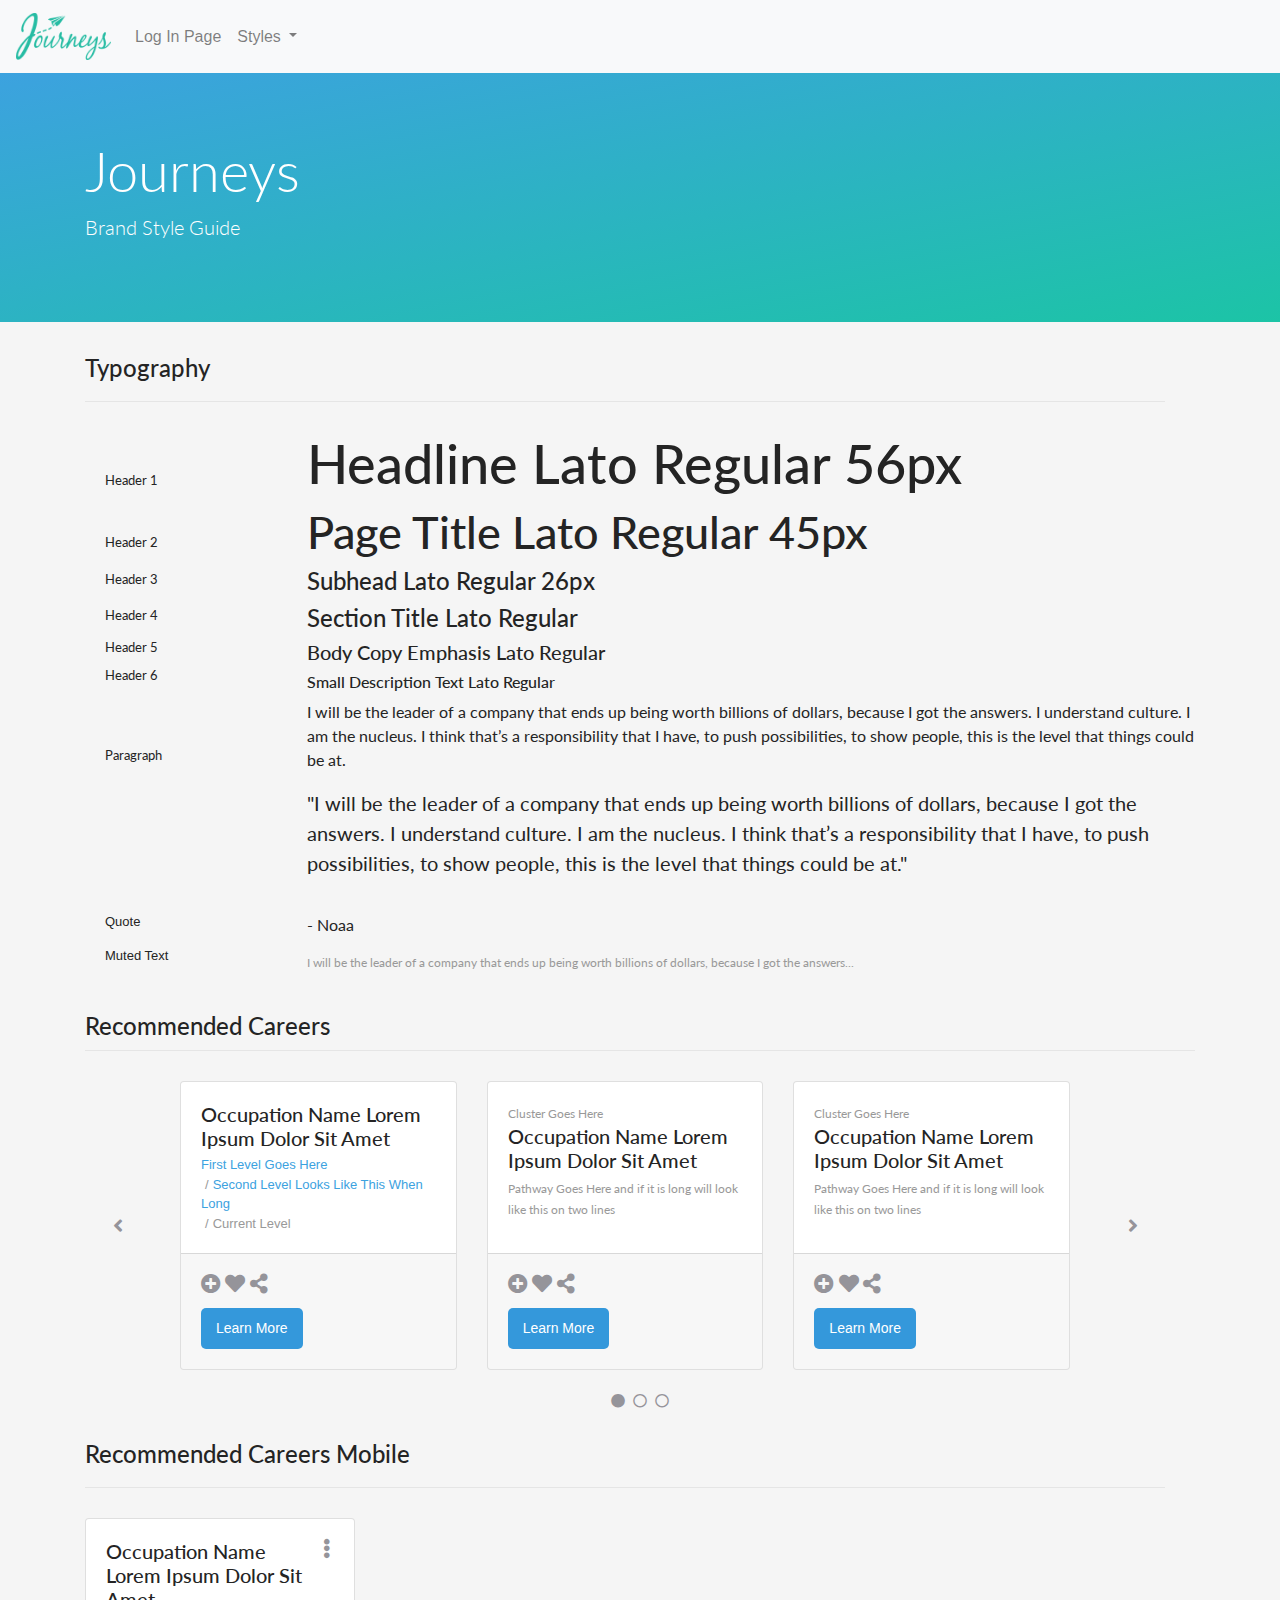
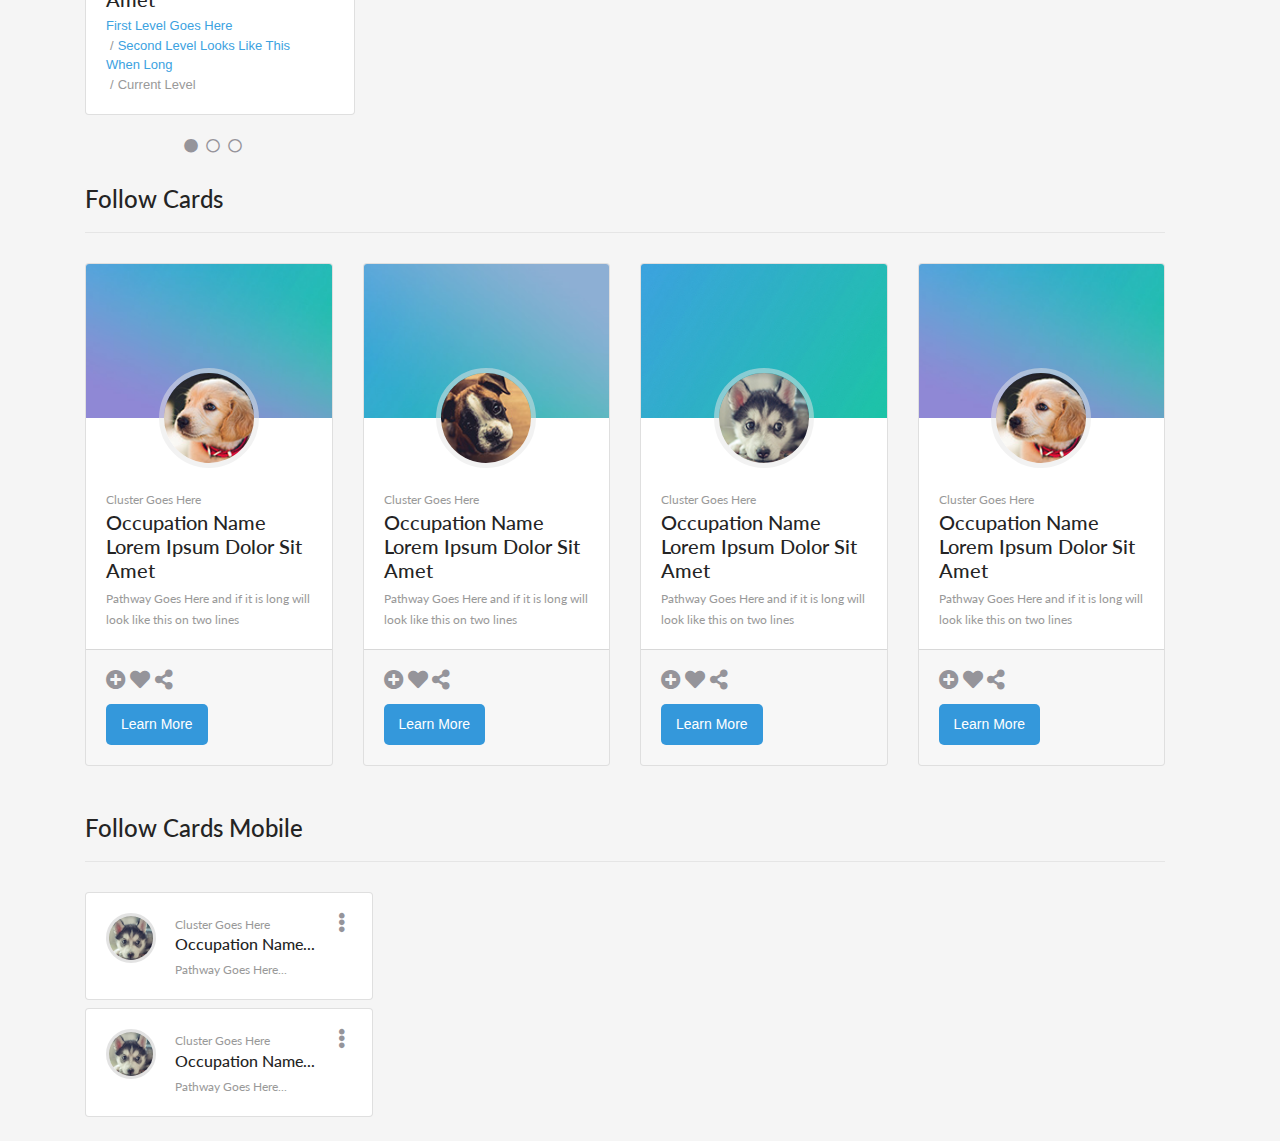
<file: index.html>
<!doctype html>
<html lang="en">
  <head>
    <!-- Required meta tags -->
    <meta charset="utf-8">
    <meta name="viewport" content="width=device-width, initial-scale=1, shrink-to-fit=no">

    <!-- Bootstrap CSS -->
    <link rel="stylesheet" href="https://maxcdn.bootstrapcdn.com/bootstrap/4.0.0/css/bootstrap.min.css" integrity="sha384-Gn5384xqQ1aoWXA+058RXPxPg6fy4IWvTNh0E263XmFcJlSAwiGgFAW/dAiS6JXm" crossorigin="anonymous">

    <!-- Font Awesome -->
    <link href="https://use.fontawesome.com/releases/v5.0.2/css/all.css" rel="stylesheet">

    <!--Google Fonts-->
    <link href="https://fonts.googleapis.com/css?family=Lato:400,700" rel="stylesheet">

    <!-- Custom stylesheet -->
    <link href="./assets/css/custom.css" rel="stylesheet" type="text/css">


    <title>Journeys Style Guide</title>
    </head>

    <body>

    <header>

      <!--Navbar-->
      <nav class="navbar navbar-expand-lg navbar-light bg-light">

        <!--Nav logo-->
        <a class="navbar-brand" href="#">
          <img src="./assets/images/JourneysLogo-Green.png" width="95px" height="47px" alt="">
        </a>

        <!--Dropdown menu-->
        <div class="collapse navbar-collapse" id="navbarSupportedContent">
          <ul class="navbar-nav mr-auto">
            <a class="nav-link" href="./login.html">Log In Page <span class="sr-only">(current)</span></a>

            <li class="nav-item dropdown">
              <a class="nav-link dropdown-toggle" href="#" id="navbarDropdown" role="button" data-toggle="dropdown" aria-haspopup="true" aria-expanded="false">
                Styles
              </a>
              <div class="dropdown-menu" aria-labelledby="navbarDropdown">
                <a class="dropdown-item" href="#typography">Typography</a>
                <div class="dropdown-divider"></div>
                <a class="dropdown-item" href="#recommended-careers">Recommended Careers</a>
                <a class="dropdown-item" href="#">Follow Cards</a>
              </div><!--dropdown menu-->
            </li>
          </ul>
        </div><!--navbar-collapse-->

      </nav><!---navbar-->

    </header>

    <main>

      <!--Jumbotron-->
      <section>
        <div class="jumbotron jumbotron-fluid">
          <div class="container">
            <h1 class="display-4 white-text">Journeys</h1>
            <p class="lead white-text">Brand Style Guide</p>
          </div><!--container-->
        </div><!--jumbotron-->
      </section><!--jumbotron-->

      <!--Typography-->
        <section class="container mb-4" id="typography">
          <div class="row col-12">
            <h3 class="title">Typography</h3>
            <hr>
          </div><!--row-->
              <div class="row">
                  <div class="col-md-12">

                      <!--H1-->
                      <div class="typography-line">
                          <h1>
                              <span>Header 1</span>Headline Lato Regular 56px</h1>
                      </div>

                      <!--H2-->
                      <div class="typography-line">
                          <h2>
                              <span>Header 2</span>Page Title Lato Regular 45px</h2>
                      </div>

                      <!--H3-->
                      <div class="typography-line">
                          <h3>
                              <span>Header 3</span>Subhead Lato Regular 26px</h3>
                      </div>
                      <div class="typography-line">
                          <h4>
                              <span>Header 4</span>Section Title Lato Regular</h4>
                      </div>
                      <div class="typography-line">
                          <h5>
                              <span>Header 5</span>Body Copy Emphasis Lato Regular</h5>
                      </div>
                      <div class="typography-line">
                          <h6>
                              <span>Header 6</span>Small Description Text Lato Regular</h6>
                      </div>
                      <div class="typography-line">
                          <p>
                              <span>Paragraph</span>
                              I will be the leader of a company that ends up being worth billions of dollars, because I got the answers. I understand culture. I am the nucleus. I think that’s a responsibility that I have, to push possibilities, to show people, this is the level that things could be at.
                          </p>
                      </div>


                      <!--Blockquote-->
                      <div class="typography-line">
                          <span>Quote</span>
                          <blockquote>
                              <p class="blockquote blockquote-primary">
                                  "I will be the leader of a company that ends up being worth billions of dollars, because I got the answers. I understand culture. I am the nucleus. I think that’s a responsibility that I have, to push possibilities, to show people, this is the level that things could be at."
                                  <br>
                                  <br>
                                  <small>
                                      - Noaa
                                  </small>
                              </p>
                          </blockquote>
                      </div><!--div class="typography-line"-->

                      <!--Muted text-->
                      <div class="typography-line">
                          <span>Muted Text</span>
                          <p class="text-muted">
                              I will be the leader of a company that ends up being worth billions of dollars, because I got the answers...
                          </p>
                      </div><!--div class="typography-line"-->

                  </div><!--div class="col-md-12"-->
              </div><!--div class="row"-->
       </section><!--section class="container"-->
       <!--End typography-->

      <section class="container mb-4" id="recommended-careers">
        <div class="row">
          <div class="col-12">
          <h3 class="title">Recommended Careers</h3>
          <hr>
          </div>
        </div><!--section title-->

        <div class="row">

        <div class="col-1 d-flex align-items-center justify-content-center"><i class="fas fa-angle-left"></i></div>

        <div class="col-10 card-deck justify-content-center">

            <div class="card">
              <div class="card-body">
                <h5 class="card-title">Occupation Name Lorem Ipsum Dolor Sit Amet</h5>
                <nav aria-label="breadcrumb">
                  <ol class="breadcrumb">
                    <li class="breadcrumb-item"><a href="#">First Level Goes Here</a></li>
                    <li class="breadcrumb-item"><a href="#">Second Level Looks Like This When Long</a></li>
                    <li class="breadcrumb-item active" aria-current="page">Current Level</li>
                  </ol>
                </nav>
              </div><!--card-body-->
              <div class="card-footer">
                <div>
                  <i class="fas fa-plus-circle"></i>
                  <i class="fas fa-heart"></i>
                  <i class="fas fa-share-alt"></i>
                </div><!--icons-->
                <div>
                  <button type="button" class="btn btn-primary">Learn More</button>
                </div><!--button-->
              </div><!--card-footer-->
            </div><!--card-->

            <div class="card">
              <div class="card-body">
                <p class="card-text"><small class="text-muted mb-0">Cluster Goes Here</small></p>
                <h5 class="card-title">Occupation Name Lorem Ipsum Dolor Sit Amet</h5>
                <p class="card-text"><small class="text-muted mb-0">Pathway Goes Here and if it is long will look like this on two lines</small></p>
              </div><!--card-body-->
              <div class="card-footer">
                <div>
                  <i class="fas fa-plus-circle"></i>
                  <i class="fas fa-heart"></i>
                  <i class="fas fa-share-alt"></i>
                </div><!--icons-->
                <div>
                  <button type="button" class="btn btn-primary">Learn More</button>
                </div><!--button-->
              </div><!--card-footer-->
            </div><!--card-->

            <div class="card">
              <div class="card-body">
                <p class="card-text"><small class="text-muted mb-0">Cluster Goes Here</small></p>
                <h5 class="card-title">Occupation Name Lorem Ipsum Dolor Sit Amet</h5>
                <p class="card-text"><small class="text-muted mb-0">Pathway Goes Here and if it is long will look like this on two lines</small></p>
              </div><!--card-body-->
              <div class="card-footer">
                <div>
                  <i class="fas fa-plus-circle"></i>
                  <i class="fas fa-heart"></i>
                  <i class="fas fa-share-alt"></i>
                </div><!--icons-->
                <div>
                  <button type="button" class="btn btn-primary">Learn More</button>
                </div><!--button-->
              </div><!--card-footer-->
            </div><!--card-->

        </div>

        <div class="col-1 d-flex align-items-center justify-content-center"><i class="fas fa-angle-right"></i></div>

        </div><!--row-->

        <div class="row">
          <div class="col-12 d-flex justify-content-center mb-2 mt-4">
          <i class="fas-small fas fa-circle mr-2"></i>
          <i class="far-small far fa-circle mr-2"></i>
          <i class="far-small far fa-circle"></i>
          </div>
        </div>

    </section><!--recommended careers-->


    <section class="container mb-4">
      <div class="row col-12">
        <h3 class="title">Recommended Careers Mobile</h3>
        <hr>
      </div><!--section title-->

      <div class="row col-12">

        <div class="card col-3">
          <div class="card-body d-flex flex-row">

            <div style="width: 90%">
              <h5 class="card-title">Occupation Name Lorem Ipsum Dolor Sit Amet</h5>
              <nav aria-label="breadcrumb">
                <ol class="breadcrumb">
                  <li class="breadcrumb-item"><a href="#">First Level Goes Here</a></li>
                  <li class="breadcrumb-item"><a href="#">Second Level Looks Like This When Long</a></li>
                  <li class="breadcrumb-item active" aria-current="page">Current Level</li>
                </ol>
              </nav>
            </div><!--text-->

            <div class="text-center" style="width: 10%">
              <i class="fas fa-ellipsis-v pl-2"></i>
            </div><!--icon-->

          </div><!--card-body-->
        </div><!--card-->

      </div><!--row-->

      <div class="row">
        <div class="col-3 d-flex justify-content-center mb-2 mt-4">
        <i class="fas-small fas fa-circle mr-2"></i>
        <i class="far-small far fa-circle mr-2"></i>
        <i class="far-small far fa-circle"></i>
        </div>
      </div>



  </section><!--recommended careers mobile-->


    <!--Follow Cards-->
    <section class="container mb-4" id="follow-cards">
      <div class="row col-12">
        <h3 class="title">Follow Cards</h3>
        <hr>
      </div><!--section title-->

      <div class="row col-12 d-flex justify-content-center">

        <div class="card-deck mb-4">

          <div class="card">
            <img class="card-img-top" src="./assets/images/card-image_2.jpg" alt="Card image cap">
            <div class="avatar justify-content-center">
              <img alt="" src="./assets/images/profilepic_2.jpg">
            </div>
            <div class="card-body">
              <p class="card-text"><small class="text-muted">Cluster Goes Here</small></p>
              <h5 class="card-title">Occupation Name Lorem Ipsum Dolor Sit Amet</h5>
              <p class="card-text"><small class="text-muted">Pathway Goes Here and if it is long will look like this on two lines</small></p>
            </div><!--card-body-->
            <div class="card-footer">
              <div>
                <i class="fas fa-plus-circle"></i>
                <i class="fas fa-heart"></i>
                <i class="fas fa-share-alt"></i>
              </div><!--icons-->
              <div>
                <button type="button" class="btn btn-primary">Learn More</button>
              </div><!--button-->
            </div><!--card-footer-->
          </div><!--card-->

          <div class="card">
            <img class="card-img-top" src="./assets/images/card-image_3.jpg" alt="Card image cap">
            <div class="avatar justify-content-center">
              <img alt="" src="./assets/images/profilepic_3.jpg">
            </div>
            <div class="card-body">
              <p class="card-text"><small class="text-muted">Cluster Goes Here</small></p>
              <h5 class="card-title">Occupation Name Lorem Ipsum Dolor Sit Amet</h5>
              <p class="card-text"><small class="text-muted">Pathway Goes Here and if it is long will look like this on two lines</small></p>
            </div><!--card-body-->
            <div class="card-footer">
              <div>
                <i class="fas fa-plus-circle"></i>
                <i class="fas fa-heart"></i>
                <i class="fas fa-share-alt"></i>
              </div><!--icons-->
              <div>
                <button type="button" class="btn btn-primary">Learn More</button>
              </div><!--button-->
            </div><!--card-footer-->
          </div><!--card-->

          <div class="card">
            <img class="card-img-top" src="./assets/images/card-image_1.jpg" alt="Card image cap">
            <div class="avatar justify-content-center">
              <img alt="" src="./assets/images/profilepic_1.jpg">
            </div>
            <div class="card-body">
              <p class="card-text"><small class="text-muted">Cluster Goes Here</small></p>
              <h5 class="card-title">Occupation Name Lorem Ipsum Dolor Sit Amet</h5>
              <p class="card-text"><small class="text-muted">Pathway Goes Here and if it is long will look like this on two lines</small></p>
            </div><!--card-body-->
            <div class="card-footer">
              <div>
                <i class="fas fa-plus-circle"></i>
                <i class="fas fa-heart"></i>
                <i class="fas fa-share-alt"></i>
              </div><!--icons-->
              <div>
                <button type="button" class="btn btn-primary">Learn More</button>
              </div><!--button-->
            </div><!--card-footer-->
          </div><!--card-->

          <div class="card">
            <img class="card-img-top" src="./assets/images/card-image_2.jpg" alt="Card image cap">
            <div class="avatar justify-content-center">
              <img alt="" src="./assets/images/profilepic_2.jpg">
            </div>
            <div class="card-body">
              <p class="card-text"><small class="text-muted">Cluster Goes Here</small></p>
              <h5 class="card-title">Occupation Name Lorem Ipsum Dolor Sit Amet</h5>
              <p class="card-text"><small class="text-muted">Pathway Goes Here and if it is long will look like this on two lines</small></p>
            </div><!--card-body-->
            <div class="card-footer">
              <div>
                <i class="fas fa-plus-circle"></i>
                <i class="fas fa-heart"></i>
                <i class="fas fa-share-alt"></i>
              </div><!--icons-->
              <div>
                <button type="button" class="btn btn-primary">Learn More</button>
              </div><!--button-->
            </div><!--card-footer-->
          </div><!--card-->

        </div><!--card-deck-->
      </div><!--row-->
    </section><!--follow cards-->



    <section class="container mb-4">
      <div class="row col-12">
        <h3 class="title">Follow Cards Mobile</h3>
        <hr>
      </div><!--section title-->


      <div class="row col-12 mb-2">

        <div class="card" style="width: 18rem;">
          <div class="card-body d-flex flex-row">
            <div class="avatar-mobile" style="width: 20%">
              <img alt="" src="./assets/images/profilepic_1.jpg">
            </div><!--avatar-->

            <div style="width: 70%">
              <p class="card-text"><small class="text-muted">Cluster Goes Here</small></p>
              <h6 class="card-title">Occupation Name...</h5>
              <p class="card-text"><small class="text-muted">Pathway Goes Here...</small></p>
            </div><!--text-->

            <div class="flex justify-content-center" style="width: 10%">
              <i class="fas fa-ellipsis-v pl-2"></i>
            </div><!--icon-->

          </div><!--card-body-->
        </div><!--card-->
      </div><!--row-->

      <div class="row col-12 mb-2">

        <div class="card" style="width: 18rem;">
          <div class="card-body d-flex flex-row">
            <div class="avatar-mobile" style="width: 20%">
              <img alt="" src="./assets/images/profilepic_1.jpg">
            </div><!--avatar-->

            <div style="width: 70%">
              <p class="card-text"><small class="text-muted">Cluster Goes Here</small></p>
              <h6 class="card-title">Occupation Name...</h5>
              <p class="card-text"><small class="text-muted">Pathway Goes Here...</small></p>
            </div><!--text-->

            <div class="flex justify-content-center" style="width: 10%">
              <i class="fas fa-ellipsis-v pl-2"></i>
            </div><!--icon-->

          </div><!--card-body-->
        </div><!--card-->
      </div><!--row-->

    </section><!--follow cards mobile-->

    <section></section>










    </main>

    <footer></footer>

    <!-- Optional JavaScript -->
    <!-- jQuery first, then Popper.js, then Bootstrap JS -->
    <script src="https://code.jquery.com/jquery-3.2.1.slim.min.js" integrity="sha384-KJ3o2DKtIkvYIK3UENzmM7KCkRr/rE9/Qpg6aAZGJwFDMVNA/GpGFF93hXpG5KkN" crossorigin="anonymous"></script>
    <script src="https://cdnjs.cloudflare.com/ajax/libs/popper.js/1.12.9/umd/popper.min.js" integrity="sha384-ApNbgh9B+Y1QKtv3Rn7W3mgPxhU9K/ScQsAP7hUibX39j7fakFPskvXusvfa0b4Q" crossorigin="anonymous"></script>
    <script src="https://maxcdn.bootstrapcdn.com/bootstrap/4.0.0/js/bootstrap.min.js" integrity="sha384-JZR6Spejh4U02d8jOt6vLEHfe/JQGiRRSQQxSfFWpi1MquVdAyjUar5+76PVCmYl" crossorigin="anonymous"></script>
  </body>
</html>
</file>
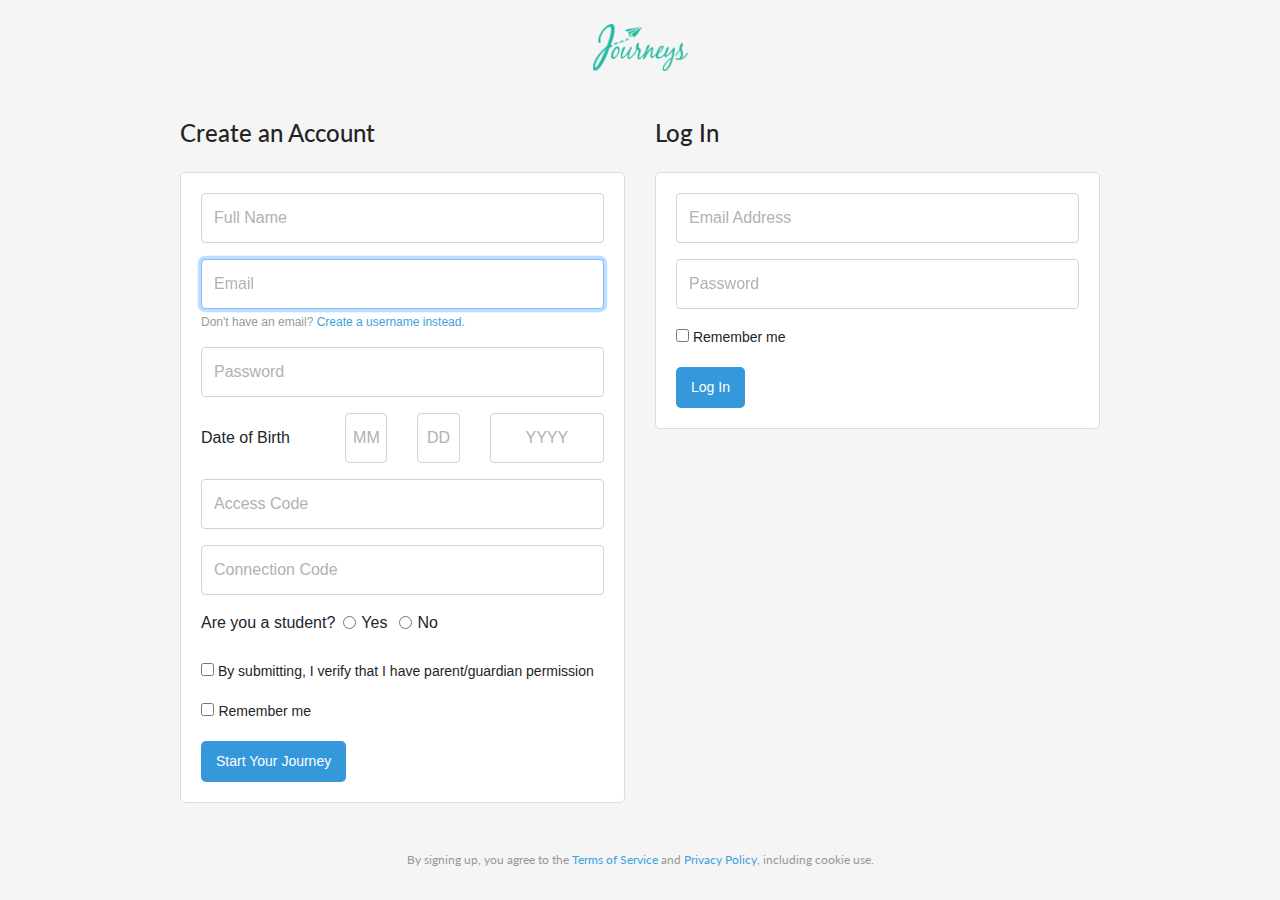
<file: login.html>
<!doctype html>
<html lang="en">
  <head>
    <!-- Required meta tags -->
    <meta charset="utf-8">
    <meta name="viewport" content="width=device-width, initial-scale=1, shrink-to-fit=no">

    <!-- Bootstrap CSS -->
    <link rel="stylesheet" href="https://maxcdn.bootstrapcdn.com/bootstrap/4.0.0/css/bootstrap.min.css" integrity="sha384-Gn5384xqQ1aoWXA+058RXPxPg6fy4IWvTNh0E263XmFcJlSAwiGgFAW/dAiS6JXm" crossorigin="anonymous">

    <!-- Font Awesome -->
    <link href="https://use.fontawesome.com/releases/v5.0.2/css/all.css" rel="stylesheet">

    <!--Google Fonts-->
    <link href="https://fonts.googleapis.com/css?family=Lato:400,700" rel="stylesheet">

    <!-- Custom stylesheet -->
    <link href="./assets/css/custom.css" rel="stylesheet" type="text/css">


    <title>Log In Page</title>
    </head>

    <body>

    <div class="container">
      <div class="row mt-4 mb-4 d-flex">
        <section class="col-12 text-center">
          <img class="mb-4" src="./assets/images/JourneysLogo-Green.png" alt="" width="95px" height="47px">
        </section><!--container-->
      </div><!--row-->
    </div><!--container-->


    <div class="container">


      <!--Start first form group-->
      <div class="row justify-content-center">

      <div class="col-sm-12 col-md-5">
        <h3 class="mb-4">Create an Account</h3>

        <div class="white-background">

        <div class="form-label-group">
          <input type="text" class="form-control" id="formGroupExampleInput" placeholder="Example input">
          <label for="formGroupExampleInput">Full Name</label>
        </div>

        <div class="form-label-group">
          <input type="email" id="inputEmail" class="form-control" placeholder="Email address" required autofocus>
          <label for="inputEmail">Email</label>
          <small id="emailHelp" class="form-text text-muted">Don't have an email? <a href="#">Create a username instead.</a></small>
        </div>

        <div class="form-label-group">
          <input type="password" id="inputPassword" class="form-control" placeholder="Password" required>
          <label for="inputPassword">Password</label>
        </div>

        <div class="row">

          <div class="form-label-group col-4 d-inline-flex align-items-center">
          <span>Date of Birth</span>
          </div>

          <div class="form-label-group col-2 text-center">
              <input type="text" class="form-control" id="formGroupExampleInput2" placeholder="Another input">
              <label for="formGroupExampleInput2">MM</label>
          </div>
          <div class="form-label-group col-2 text-center">
              <input type="text" class="form-control" id="formGroupExampleInput8" placeholder="Another input">
              <label for="formGroupExampleInput8">DD</label>
          </div>
          <div class="form-label-group col-4 text-center">
              <input type="text" class="form-control" id="formGroupExampleInput9" placeholder="Another input">
              <label for="formGroupExampleInput9">YYYY</label>
          </div>
        </div>

        <div class="form-label-group">
            <input type="text" class="form-control" id="formGroupExampleInput3" placeholder="Another input">
            <label for="formGroupExampleInput3">Access Code</label>
        </div>

        <div class="form-label-group">
            <input type="text" class="form-control" id="formGroupExampleInput7" placeholder="Another input">
            <label for="formGroupExampleInput7">Connection Code</label>
        </div>


        <div class="form-check form-check-inline mb-4">
            <span class="mr-2">Are you a student?</span>
            <div class="form-check form-check-inline">
              <input class="form-check-input" type="radio" name="inlineRadioOptions" id="inlineRadio1" value="option1">
              <label class="form-check-label" for="inlineRadio1">Yes</label>
            </div>
            <div class="form-check form-check-inline">
              <input class="form-check-input" type="radio" name="inlineRadioOptions" id="inlineRadio2" value="option2">
              <label class="form-check-label" for="inlineRadio2">No</label>
            </div>
        </div>

        <div class="checkbox mb-2">
          <label>
            <input type="checkbox" value="remember-me"><span class="small-text"> By submitting, I verify that I have parent/guardian permission</span>
          </label>
        </div>

        <div class="checkbox">
          <label>
            <input type="checkbox" value="remember-me"> <span class="small-text">Remember me</span>
          </label>
        </div>

        <button class="btn-primary" type="submit">Start Your Journey</button>
      </div>
      </div><!--row-->


      <!--Start second form group-->

      <div class="col-sm-12 col-md-5">
        <h3 class="mb-4">Log In</h3>

        <div class="white-background">
        <div class="form-label-group">
            <input type="text" class="form-control" id="formGroupExampleInput4" placeholder="Example input">
            <label for="formGroupExampleInput4">Email Address</label>
        </div>

        <div class="form-label-group">
          <input type="password" id="inputPassword2" class="form-control" placeholder="Password" required>
          <label for="inputPassword2">Password</label>
        </div>

        <div class="checkbox">
          <label>
            <input type="checkbox" value="remember-me"><span class="small-text"> Remember me</span>
          </label>
        </div>

        <button class="btn-primary" type="submit">Log In</button>
      </div>
      </div><!--col-->

    </div><!--container-->
  </div>


    <footer class="text-muted text-center text-small">
      <p class="mt-5 mb-3 text-muted text-center">By signing up, you agree to the <a href="#">Terms of Service</a> and <a href="#">Privacy Policy</a>, including cookie use.</p>
    </footer>


  </body>
</html>
</file>
<file: assets/css/custom.css>
/*--->>Colors
#3CA2DF light blue
#1CC4A6 green
#3B5369 dark blue

----------------------*/

html {
  font-family: 'Lato', sans-serif;
  font-weight: 500;
}

body {
  background-color: #f5f5f5;
}

h1, h2, h3, h4, h5, h6, p {
  font-family: 'Lato', sans-serif;
  color: #242424;
}

h1 {
  font-size: 3.375rem;
}

h2 {
  font-size: 2.8125rem;
}

h3 {
  font-size: 1.5rem;
}

.small-text {
  font-size: 0.875rem;
}

p {
  font-size: 16px;
}

.white-text {
  color: #ffffff;
}

.white-background {
  background-color: #ffffff;
  border-radius: 5px;
  border: 1px solid #dddddd;
  padding: 20px 20px;
}


hr {
  background-color: #e5e5e5;
  border-width: 0;
  color: #b1b1b1;
  height: 1px;
  line-height: 0;
  margin: 10px 0 30px 0;
  text-align: center;
  width: 100%;
}

hr.card-divider {
  background-color: #e5e5e5;
  border-width: 0;
  color: #b1b1b1;
  height: 1px;
  line-height: 0;
  margin: 20px 0 20px 0;
  text-align: center;
  width: 100%;
}

.jumbotron {
  background: linear-gradient(to bottom right, #3CA2DF, #1CC4A6);
}

.typography-line {
    padding-left: 20%;
    position: relative;
    display: block;
    width: 100%;
}

.typography-line span {
    bottom: 10px;
    color: #242424;
    display: block;
    font-weight: 400;
    font-size: 13px;
    line-height: 13px;
    left: 0;
    margin-left: 20px;
    position: absolute;
    width: 260px;
    text-transform: none;
}

/*--Cards--*/

.card {
  padding-left: 0;
  padding-right: 0;
}


.card-title {
  margin: 0 0 5px 0;
  color: #242424;
}

.card-text {
  margin: 0 0 0px 0;
  color: #222222;
  line-height: 1.2rem;
}

.card-footer {
  padding-top: 20px;
  padding-bottom: 20px;
}

.text-muted {
  color: #999999!important;
  font-size: 12px;
}

/*--Breadcrumbs--*/

.breadcrumb-item+.breadcrumb-item::before {
  color: #999999;
  padding-right: .25rem;
  padding-left: .25rem;
}

.breadcrumb {
  background-color: rgba(255, 255, 255, 0);
  border-radius: 5px;
  padding: 0;
  margin-bottom: 0;
}

.breadcrumb-item {
  font-size: 0.8125rem;
}

a:hover {
  color: #72CAFF;
}

a {
  color: #3CA2DF;
}

li.breadcrumb-item.active {
  color: #999999;
}


/*--Buttons--*/

.btn-primary {
  color: white;
  padding: 10px 15px;
  margin: 10px 0 0 0;
  background-color: #3498db;
  border: 0px solid #3498db;
  font-size: 14px;
  text-align: center;
  border-radius: 5px;
  transition-property: background-color 0.3s ease;
  transition-duration: 400ms;
}

.btn-primary:hover {
  background-color: #72CAFF;
}

/*--Icons--*/

.fas {
  color: #95949a;
  transition: color 0.3s ease;
  font-size: 20px;
}

.fas-small {
  color: #95949a;
  transition: color 0.3s ease;
  font-size: 14px;
}

.fas:hover, .fas-small:hover {
  color: #3CA2DF;
}

.far {
  color: #95949a;
  transition: color 0.3s ease;
  font-size: 20px;
}

.far-small {
  color: #95949a;
  transition: color 0.3s ease;
  font-size: 14px;
}

.far:hover {
  color: #3CA2DF;
}

/*--Pagination--*/
.page-link {
  color: #3CA2DF;
  font-size: 14px;
}

.page-link:hover {
  color: #72CAFF;
}

.page-item.active .page-link {
    z-index: 1;
    color: #ffffff;
    background-color: #3CA2DF;
    border-color: #3CA2DF;
}

.active {
  color: #72CAFF;
}

/*--Follower Card--*/

.avatar {
    display: flex;
    position: relative;
    top: -50px;
    margin-bottom: -50px;
}

.avatar img {
    width: 100px;
    height: 100px;
    max-width: 100px;
    max-height: 100px;
    -webkit-border-radius: 50%;
    -moz-border-radius: 50%;
    border-radius: 50%;
    border: 5px solid rgba(230,230,230,0.5);
}


.avatar-mobile {
    display: inline-block;
    max-width: 20%;
    margin-right: 20px;
}

.avatar-mobile img {
    width: 50px;
    height: 50px;
    max-width: 50px;
    max-height: 50px;
    -webkit-border-radius: 50%;
    -moz-border-radius: 50%;
    border-radius: 50%;
    border: 3px solid rgba(200,200,200,0.5);
}

/*--Floating Labels--*/


:root {
  --input-padding-x: .75rem;
  --input-padding-y: .75rem;
}


.form-control {
  width: 100%;
}

.form-signin {
  width: 100%;
  padding: 15px;
  margin: 0 auto;
}

.form-label-group {
  position: relative;
  margin-bottom: 1rem;
}

.form-label-group > input,
.form-label-group > label {
  padding: var(--input-padding-y) var(--input-padding-x);
}

.form-label-group > label {
  position: absolute;
  top: 0;
  left: 0;
  display: block;
  width: 100%;
  margin-bottom: 0; /* Override default `<label>` margin */
  color: #b1b1b0;
  border: 1px solid transparent;
  border-radius: .25rem;
  transition: all .1s ease-in-out;
}

.form-label-group input::-webkit-input-placeholder {
  color: transparent;
}

.form-label-group input:-ms-input-placeholder {
  color: transparent;
}

.form-label-group input::-ms-input-placeholder {
  color: transparent;
}

.form-label-group input::-moz-placeholder {
  color: transparent;
}

.form-label-group input::placeholder {
  color: transparent;
}

.form-label-group input:not(:placeholder-shown) {
  padding-top: calc(var(--input-padding-y) + var(--input-padding-y) * (2 / 3));
  padding-bottom: calc(var(--input-padding-y) / 3);
}

.form-label-group input:not(:placeholder-shown) ~ label {
  padding-top: calc(var(--input-padding-y) / 3);
  padding-bottom: calc(var(--input-padding-y) / 3);
  font-size: 12px;
  color: #b1b1b0;
}
</file>
